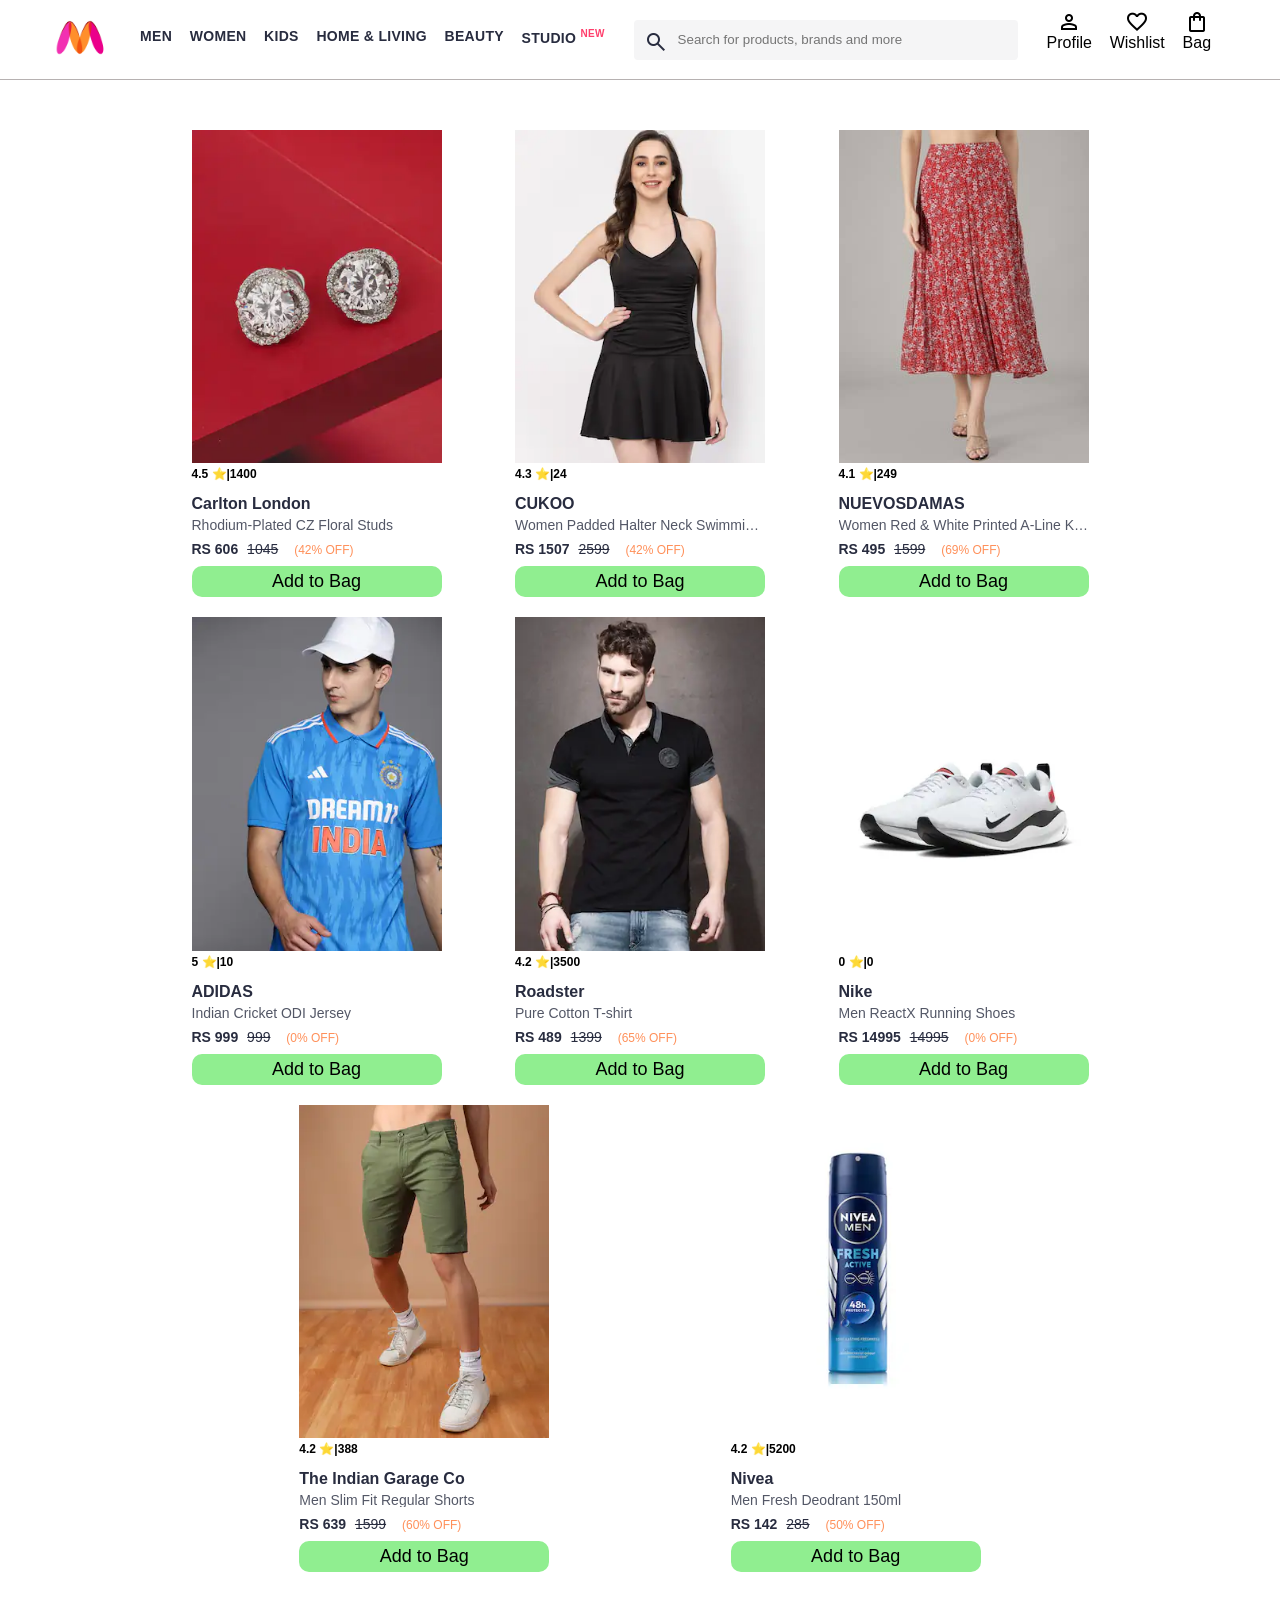
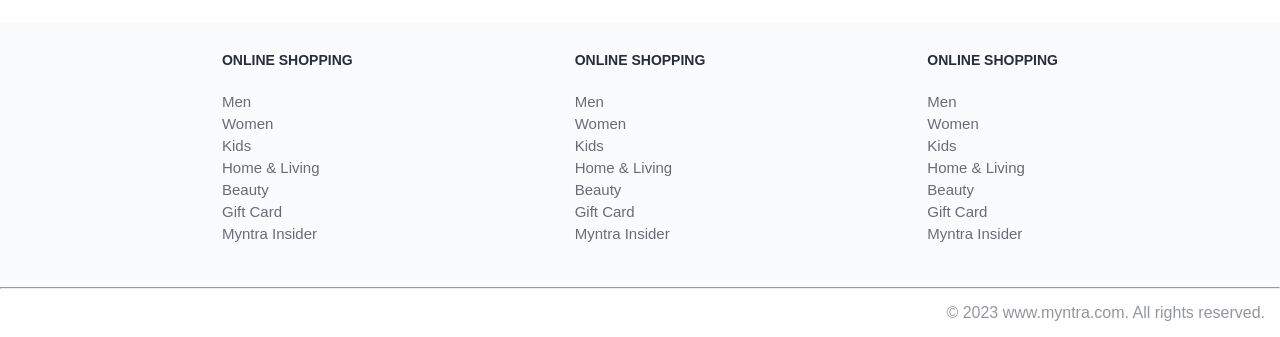
<file: index.html>
<!DOCTYPE html>
<html lang="en">
<head>
    <title>Myntra Functional Clone</title>
    <link rel="stylesheet" href="css/index.css">
    <link rel="stylesheet" href="https://fonts.googleapis.com/css2?family=Material+Symbols+Outlined:opsz,wght,FILL,GRAD@20..48,100..700,0..1,-50..200" />
</head>
<body>
    <header>
        <div class="logo_container">
            <a href="index.html"><img class="myntra_home" src="images/myntra_logo.webp" alt="Myntra Home"></a>
        </div>
        <nav class="nav_bar">
            <a href="#">Men</a>
            <a href="#">Women</a>
            <a href="#">Kids</a>
            <a href="#">Home & Living</a>
            <a href="#">Beauty</a>
            <a href="#">Studio <sup>New</sup></a>
        </nav>
        <div class="search_bar">
            <span class="material-symbols-outlined search_icon">search</span>
            <input class="search_input" placeholder="Search for products, brands and more">
        </div>
        <div class="action_bar">
            <div class="action_container">
                <span class="material-symbols-outlined action_icon">person</span>
                <span class="action_name">Profile</span>
            </div>

            <div class="action_container">
                <span class="material-symbols-outlined action_icon">favorite</span>
                <span class="action_name">Wishlist</span>
            </div>

            <a class="action_container" href="pages/bag.html">
                <span class="material-symbols-outlined action_icon">shopping_bag</span>
                <span class="action_name">Bag</span>
                <span class="bag-item-count">0</span>
            </a>
        </div>
    </header>
    <main>
        <div class="items-container">
           
        </div>
    </main>
    <footer>
        <div class="footer_container">
            <div class="footer_column">
                <h3>ONLINE SHOPPING</h3>

                <a href="#">Men</a>
                <a href="#">Women</a>
                <a href="#">Kids</a>
                <a href="#">Home & Living</a>
                <a href="#">Beauty</a>
                <a href="#">Gift Card</a>
                <a href="#">Myntra Insider</a>
            </div>

            <div class="footer_column">
                <h3>ONLINE SHOPPING</h3>

                <a href="#">Men</a>
                <a href="#">Women</a>
                <a href="#">Kids</a>
                <a href="#">Home & Living</a>
                <a href="#">Beauty</a>
                <a href="#">Gift Card</a>
                <a href="#">Myntra Insider</a>
            </div>

            <div class="footer_column">
                <h3>ONLINE SHOPPING</h3>

                <a href="#">Men</a>
                <a href="#">Women</a>
                <a href="#">Kids</a>
                <a href="#">Home & Living</a>
                <a href="#">Beauty</a>
                <a href="#">Gift Card</a>
                <a href="#">Myntra Insider</a>
            </div>
        </div>
        <hr>

        <div class="copyright">
            © 2023 www.myntra.com. All rights reserved.
        </div>
    </footer>
    <script src="data/items.js"></script>
    <script src="scripts/index.js"></script>
</body>
</html>
</file>
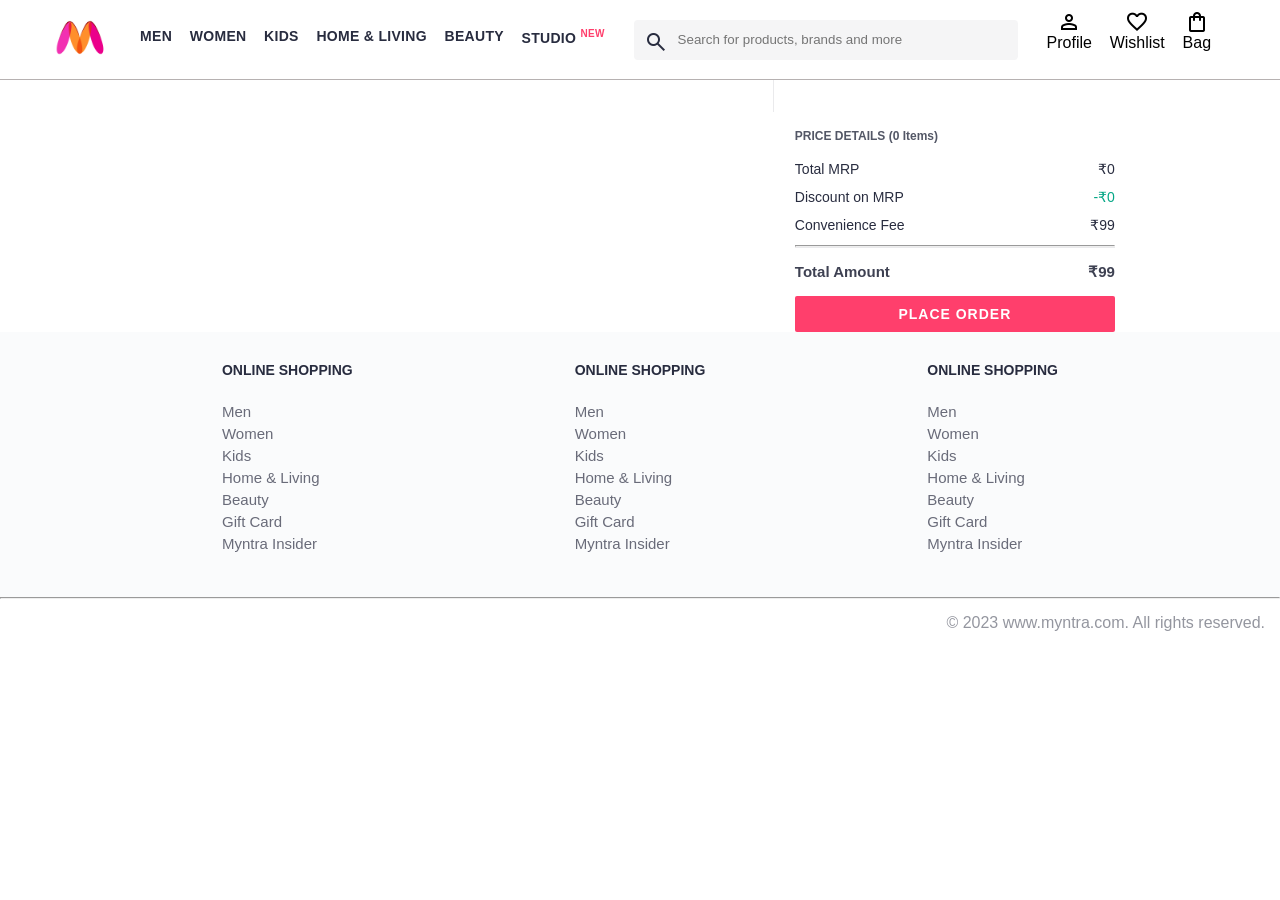
<file: pages/bag.html>
<!DOCTYPE html>
<html lang="en">
<head>
    <title>Myntra Clone</title>
    <link rel="stylesheet" href="../css/index.css">
    <link rel="stylesheet" href="../css/bag.css">
    <link rel="stylesheet" href="https://fonts.googleapis.com/css2?family=Material+Symbols+Outlined:opsz,wght,FILL,GRAD@20..48,100..700,0..1,-50..200" />
</head>
<body>
    <header>
        <div class="logo_container">
            <a href="../index.html"><img class="myntra_home" src="../images/myntra_logo.webp" alt="Myntra Home"></a>
        </div>
        <nav class="nav_bar">
            <a href="#">Men</a>
            <a href="#">Women</a>
            <a href="#">Kids</a>
            <a href="#">Home & Living</a>
            <a href="#">Beauty</a>
            <a href="#">Studio <sup>New</sup></a>
        </nav>
        <div class="search_bar">
            <span class="material-symbols-outlined search_icon">search</span>
            <input class="search_input" placeholder="Search for products, brands and more">
        </div>
        <div class="action_bar">
            <div class="action_container">
                <span class="material-symbols-outlined action_icon">person</span>
                <span class="action_name">Profile</span>
            </div>

            <div class="action_container">
                <span class="material-symbols-outlined action_icon">favorite</span>
                <span class="action_name">Wishlist</span>
            </div>

            <div class="action_container">
                <span class="material-symbols-outlined action_icon">shopping_bag</span>
                <span class="action_name">Bag</span>
                <span class="bag-item-count">0</span>
            </div>
        </div>
    </header>
    <main>
      <div class="bag-page">
        <div class="bag-items-container">
          <div class="bag-item-container">
            <div class="item-left-part">
              <img class="bag-item-img" src="../images/4.jpg">
            </div>
            <div class="item-right-part">
              <div class="company">ADIDAS</div>
              <div class="item-name">Men Printed Polo Collar Indian Cricket ODI Jersey</div>
              <div class="price-container">
                <span class="current-price">Rs 999</span>
                <span class="original-price">Rs 999</span>
                <span class="discount-percentage">(0% OFF)</span>
              </div>
              <div class="return-period">
                <span class="return-period-days">14 days</span> return available
              </div>
              <div class="delivery-details">
                Delivery by
                <span class="delivery-details-days">10 Oct 2023</span>
              </div>
            </div>

            <div class="remove-from-cart">X</div>
          </div>

        </div>
        <div class="bag-summary">
          <div class="bag-details-container">
            <div class="price-header">PRICE DETAILS (2 Items) </div>
            <div class="price-item">
              <span class="price-item-tag">Total MRP</span>
              <span class="price-item-value">Rs1284</span>
            </div>
            <div class="price-item">
              <span class="price-item-tag">Discount on MRP</span>
              <span class="price-item-value priceDetail-base-discount">-Rs143</span>
            </div>
            <div class="price-item">
              <span class="price-item-tag">Convenience Fee</span>
              <span class="price-item-value">Rs 99</span>
            </div>
            <hr>
            <div class="price-footer">
              <span class="price-item-tag">Total Amount</span>
              <span class="price-item-value">Rs 1240</span>
            </div>
          </div>
          <button class="btn-place-order">
            <div class="css-xjhrni">PLACE ORDER</div>
          </button>
        </div>

      </div>
    </main>
    <footer>
        <div class="footer_container">
            <div class="footer_column">
                <h3>ONLINE SHOPPING</h3>

                <a href="#">Men</a>
                <a href="#">Women</a>
                <a href="#">Kids</a>
                <a href="#">Home & Living</a>
                <a href="#">Beauty</a>
                <a href="#">Gift Card</a>
                <a href="#">Myntra Insider</a>
            </div>

            <div class="footer_column">
                <h3>ONLINE SHOPPING</h3>

                <a href="#">Men</a>
                <a href="#">Women</a>
                <a href="#">Kids</a>
                <a href="#">Home & Living</a>
                <a href="#">Beauty</a>
                <a href="#">Gift Card</a>
                <a href="#">Myntra Insider</a>
            </div>

            <div class="footer_column">
                <h3>ONLINE SHOPPING</h3>

                <a href="#">Men</a>
                <a href="#">Women</a>
                <a href="#">Kids</a>
                <a href="#">Home & Living</a>
                <a href="#">Beauty</a>
                <a href="#">Gift Card</a>
                <a href="#">Myntra Insider</a>
            </div>
        </div>
        <hr>

        <div class="copyright">
            © 2023 www.myntra.com. All rights reserved.
        </div>
    </footer>
    <script src="../data/items.js"></script>
    <script src="../scripts/index.js"></script>
    <script src="../scripts/bag.js"></script>
</body>
</html>
</file>
<file: css/index.css>
/***************** Item Page CSS **************************/


* {
    margin: 0;
    padding: 0;
    font-family: Assistant,-apple-system,BlinkMacSystemFont,Segoe UI,Roboto,Helvetica,Arial,sans-serif;
    box-sizing: border-box;
}
header {
    display: flex;
    background-color: #ffffff;
    height: 80px;
    justify-content: space-between;
    align-items: center;
    border-bottom: 1px solid #b6b1b1;
}
.myntra_home {
    height: 45px;
}
.logo_container {
    margin-left: 4%;
}
.action_bar {
    margin-right: 4%;
}
.nav_bar {
    display: flex;
    min-width: 500px;
    justify-content: space-evenly;
}
.nav_bar a {
    font-size: 14px;
    letter-spacing: .3px;
    color: #282c3f;
    font-weight: 700;
    text-transform: uppercase;
    text-decoration: none;
    padding: 26px 0;
    border-bottom: 5px solid #ffffff;
}
.nav_bar a:hover {
    border-bottom: 4px solid #f54e77;
}

.nav_bar a sup {
    color: #ff3f6c;
    font-size: 10px;
}

.search_bar {
    height: 40px;
    min-width: 200px;
    width: 30%;
    display: flex;
    align-items: center;
}
.search_icon {
    box-sizing: content-box;
    height: 20px;
    padding: 10px;

    background-color: #f5f5f6;
    color: #282c3f;
    font-weight: 300;
    border-radius: 4px 0 0 4px;
}
.search_input {
    color: #696e79;
    background-color: #f5f5f6;
    flex-grow: 1;
    height: 40px;
    border: 0;
    border-radius: 0 4px 4px 0;
}

.action_bar {
    display: flex;
    min-width: 200px;
    justify-content: space-evenly;
}

.action_container {
    display: flex;
    flex-direction: column;
    align-items: center;
}

/* Main section */
.banner_container {
    margin: 40px 0;
}
.banner_image {
    width: 100%;
}

.category_heading {
    text-transform: uppercase;
    color: #3e4152;
    letter-spacing: .15em;
    font-size: 1.8em;
    margin: 50px 0 10px 30px;
    max-height: 5em;
    font-weight: 700;
}

.category-items ,.items-container {
    width: 80%;
    margin: 50px 10%;
    display: flex;
    flex-wrap: wrap;
    justify-content: space-evenly;
}

.sale_item {
    width: 250px;
}

.footer_container {
    padding: 30px 0px 40px 0px;
    background: #FAFBFC;
    display: flex;
    justify-content: space-evenly;
}

.footer_column {
    display: flex;
    flex-direction: column;
}

.footer_column h3 {
    color: #282c3f;
    font-size: 14px;
    margin-bottom: 25px;
}

.footer_column a {
    color: #696b79;
    font-size: 15px;
    text-decoration: none;
    padding-bottom: 5px;
}

.copyright {
    color: #94969f;
    text-align: end;
    padding: 15px;
}
.items-container{
width: 80%;
margin: 40px 10%;

}
.item-container{
    width: 250px;
  margin: 10px;
}
.item-image{
width: 100%;
}
.rating{
  font-size: 12px;
  font-weight: 700;
}
.company-name{
 font-size: 16px;
 font-weight: 700;
 line-height: 1;
 color: #282c3f;
 margin-top: 15px;
 margin-bottom: 6px;
 overflow: hidden;
 text-overflow: ellipsis;
 white-space: nowrap;
}
.item-name{
 font-size: 14px;
font-weight: 400;
 line-height: 1;
 color: #535766;
 margin-top: 0;
 margin-bottom:0;
 overflow: hidden;
 text-overflow: ellipsis;
 white-space: nowrap;
 display: block;
}
.price{
    margin-top: 10px;
   font-size: 14px; 
   line-height: 15px;
   color: #282c3f;
   white-space: nowrap;
}
.current-price{
    font-size: 14px; 
  font-weight: 700;
   color: #282c3f;
}
.original-price{
    text-decoration: line-through;
    font-size: 14px;
    margin-left: 5px; 
   font-weight: 400;
   color:5px 15x #7e818c;
}
.discout{
 font-size: 12px;
    margin-left: 12px; 
   font-weight: 400;
   color: #ff905a;
}
.btn-add-bag{
width: 100%;
margin-top: 8px;
font-size: 18px;
padding: 5px 15px ;
background-color: lightgreen;
border: none;
border-radius: 10px;
cursor: pointer;
}
.bag-item-count{
    background-color: #f16565;
    white-space: nowrap;
    text-align: center;
    line-height: 18px;
    padding: 0 6px;
    height: 18px;
    position: relative;
    border-radius: 50%;
    font-size: 12px;
    color: #fff;
    left: 13px;
    top: -44px;
    font-weight: 700;
    cursor: pointer;  
}
.action_container {
    text-decoration: none;
}
a.action_container {
    color: black;
}
</file>
<file: css/bag.css>
.bag-items-container {
  display: inline-block;
  width: 64%;
  padding-right: 20px;
  border-right: 1px solid #eaeaec;
  padding-top: 32px;
  color: #282c3f;
  font-size: 13px;
  line-height: 1.42857143;
}

.bag-page {
  width: 75%;
  margin-left: 12.5%;
}

.bag-summary {
  vertical-align: top;
  display: inline-block;
  width: 35%;
  padding: 24px 0 0 16px;
  color: #282c3f;
  font-size: 13px;
  line-height: 1.42857143;
}

.bag-details-container {
  margin-bottom: 16px;
}

.price-header {
  font-size: 12px;
  font-weight: 700;
  margin: 24px 0 16px;
  color: #535766;
}

.price-item {
  margin-bottom: 12px;
  line-height: 16px;
  font-size: 14px;
  color: #282c3f;
}

.price-item-value {
  float: right;
}

.priceDetail-base-discount {
  color: #03a685;
}

.price-footer {
  font-weight: 700;
  font-size: 15px;
  padding-top: 16px;
  border-top: 1px solid #eaeaec;
  color: #3e4152;
  line-height: 16px;
}

.btn-place-order {
  width: 100%;
  letter-spacing: 1px;
  font-size: 14px;
  font-weight: 600;
  border-radius: 2px;
  border-width: 0px;
  padding: 10px 16px;
  background-color: rgb(255, 63, 108);
  color: rgb(255, 255, 255);
  cursor: pointer;
}

.bag-item-container {
  margin-bottom: 8px;
  background: #fff;
  font-size: 14px;
  border: 1px solid #eaeaec;
  border-radius: 4px;
  position: relative;
  padding: 12px 12px 0;
}

.item-left-part {
  position: absolute;
  background: rgb(255, 242, 223);
  height: 148px;
  width: 111px;
}

.item-right-part {
  padding-left: 12px;
  position: relative;
  min-height: 148px;
  margin-left: 111px;
  margin-bottom: 12px;
}

.bag-item-img {
  width: 100%;
}

.return-period {
  display: inline-flex;
  font-size: 14px;
  padding-top: 8px;
}

.return-period-days {
  font-weight: 700;
  margin-right: 4px;
}

.delivery-details {
  margin-top: 5px;
  color: #282c3f;
  font-size: 12px;
  letter-spacing: -.1px;
  margin-bottom: 8px;
  line-height: 15px;
}

.delivery-details-days {
  color: #03a685;
}

.remove-from-cart {
  position: absolute;
  font-size: 25px;
  top: 10px;
  right: 18px;
  width: 14px;
  height: 14px;
  cursor: pointer;
}
</file>
